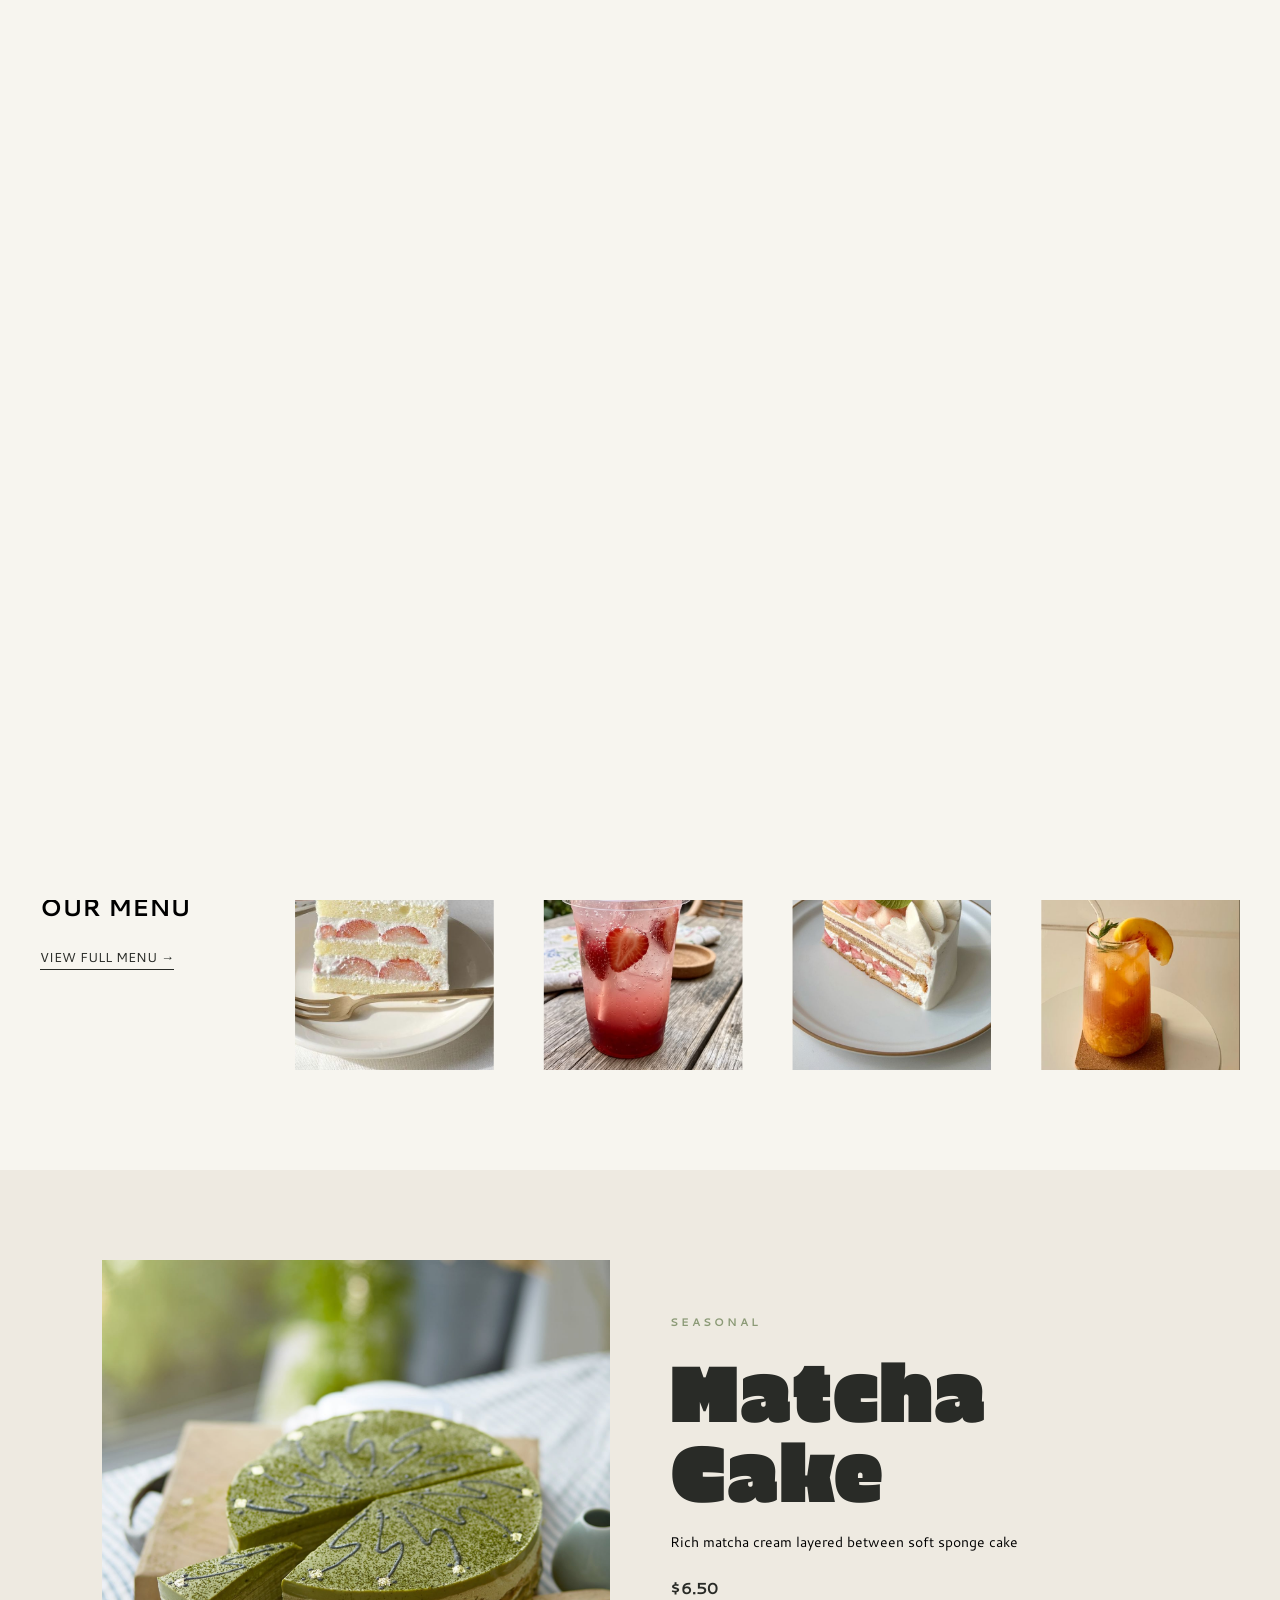
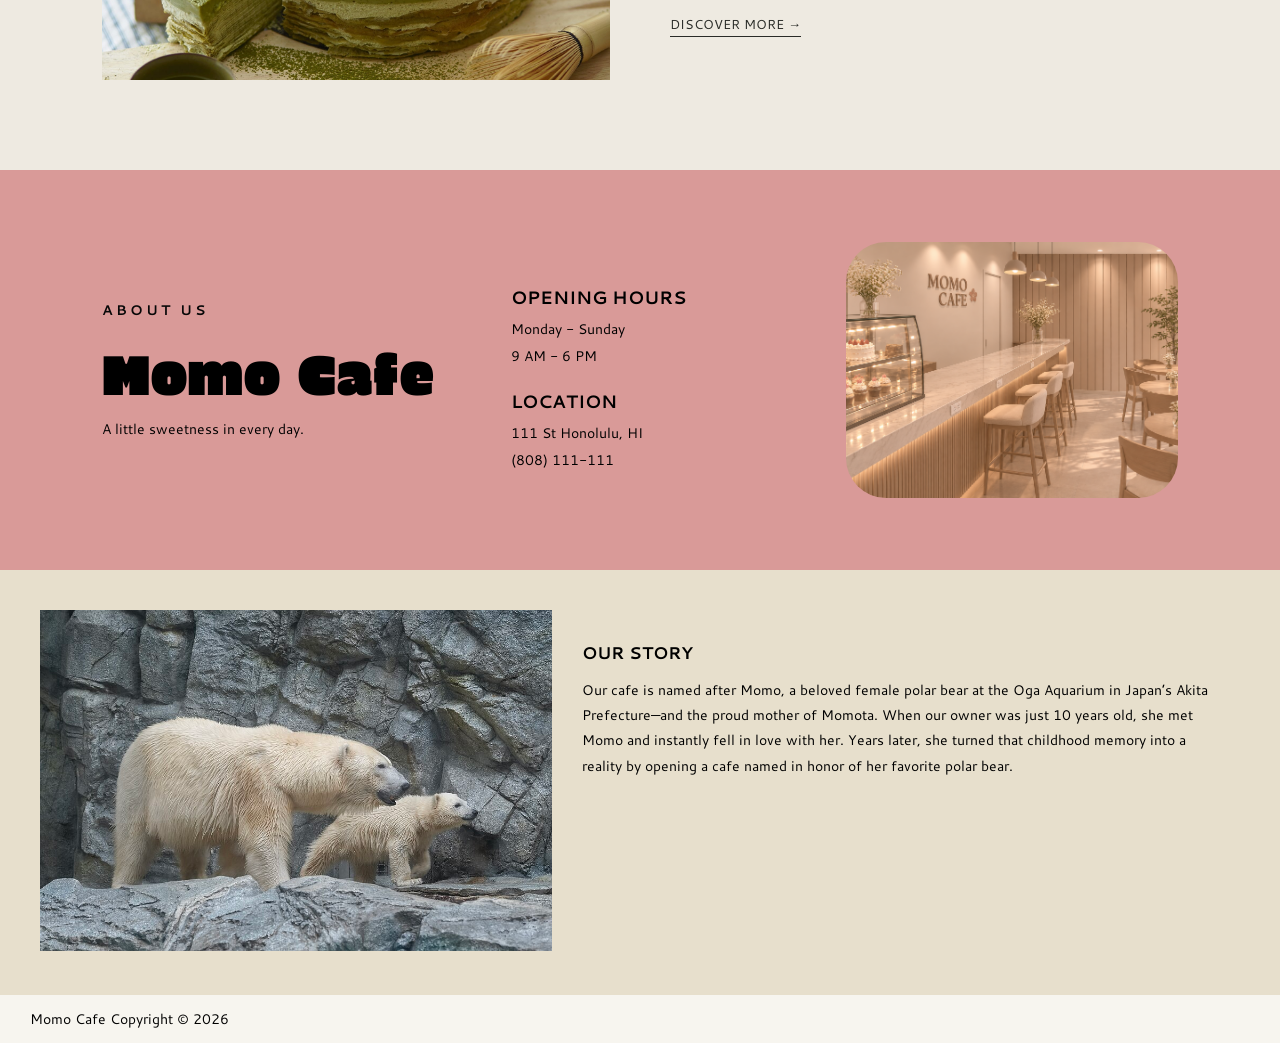
<file: index.html>
<!DOCTYPE html>
<html lang="en">
<head>
    <meta charset="UTF-8">
    <meta name="viewport" content="width=device-width, initial-scale=1.0">
    <title>MOMO CAFE</title>
    <link rel="stylesheet" href="style.css">
    <link rel="preconnect" href="https://fonts.googleapis.com">
    <link rel="preconnect" href="https://fonts.gstatic.com" crossorigin>

    <!-- add additional fonts here -->
    <link href="https://fonts.googleapis.com/css2?family=Basic&family=Cantarell:ital,wght@0,400;0,700;1,400;1,700&family=Erica+One&family=Redaction+10&display=swap" rel="stylesheet">
    <link href="https://fonts.googleapis.com/css2?family=Dongle&display=swap" rel="stylesheet">
<link href="https://fonts.googleapis.com/css2?family=Potta+One&display=swap" rel="stylesheet">
</head>
<body>
    <main>
        <div id="screen">
            <div id="zoom">
                <span class="letter">M</span><span class="letter" id="o">O<img id="circle" src="assets/cake_1.jpg" alt="image of cake"></span><span class="letter">MO</span>
            </div>
        </div>
        <!-- navigation -->
        <nav class="navbar">
            <div class="nav-links">
                <a href="index.html" class="menu">Home</a>
                <a href="#about" class="menu">About</a>
                <a href="menu.html" class="menu">Menu</a>
            </div>
            <a href="index.html" id="logo">MOMO</a>
        </nav>

        <!-- Fetures season special -->
        <section class="top" id="top">
            <div id="shape">
            </div>
            <img src="assets/cake_1(back_remove).png" alt="Stawberry Shortcake with transparent background" id="head_image">
            <div class="title">
                <h1>
                LEAD<br>
                THE<br>
                BREW</h1>
                <p>At Momo Cafe, we pair rich, thoughtfully<br> brewed coffees and teas with homemade<br> cakes baked fresh every morning.</p>
                <a href="menu.html" id="menu-link">EXPLORE OUR MENU →</a>
            </div>
            <img class="mascot" id="mascot_1" src="assets/bearMascot.png" alt="Polar Bear Mascot" height="200">
        </section>

        <!-- Menu -->
        <section class="Menu">
            <div class="text">
                <h2>OUR MENU</h2>
            <a href="menu.html" class="link">VIEW FULL MENU →</a>
            </div>
            <div id="cake_menu">
                <div class="cake">
                    <img src="assets/cake_1.jpg" alt="Stawberry Shortcake">
                </div>
                <div class="cake">
                    <img src="assets/drink_4.jpg" alt="Stawberry Soda Drink">
                </div>
                <div class="cake">
                    <img src="assets/cake_2.jpg" alt="Peach cake">
                </div>
                <div class="cake">
                    <img src="assets/drink_5.jpg" alt="Stawberry Soda Drink">
                </div>
            </div>
        </section>

        <!-- Seasonal -->
        <section class="seasonal">
            <div class="seasonal-image">
                <img src="assets/cake_4.jpg" alt="Matcha layer cake">
            </div>
            <div class="seasonal-info">
                <p class="label">SEASONAL</p>
                <h2>Matcha<br>Cake</h2>
                <p class="seasonal-description">
                    Rich matcha cream layered between soft sponge cake
                </p>
                <p class="seasonal-price">$6.50</p>
                <a href="menu.html" class="link">DISCOVER MORE →</a>
            </div>

        </section>

        <!-- Contact information -->
        <section class="about" id="about">
            <div class="about-intro">
                <p class="label">ABOUT US</p>
                <h3>Momo Cafe</h3>
                <p>A little sweetness in every day.</p>
            </div>
            <div class="about-info">
                <h3>OPENING HOURS</h3>
                <p>Monday - Sunday</p>
                <p>9 AM - 6 PM</p>
                <h3>LOCATION</h3>
                <p>111 St Honolulu, HI</p>
                <p>(808) 111-111</p>
            </div>
            <div class="about-image">
                <img src="assets/cafe.png" alt="cafe interior" class="base">
                <img src="assets/sketch_2.jpg" alt="cafe interior sketch" class="hover">
            </div>
        </section>
        <section class="story">
            <div>
                <img src="assets/momo.jpg" alt="Oga Aquariam Momo and her cub Momota">
            </div>
            <div class="text">
                <h3>OUR STORY</h3>
                <p>Our cafe is named after Momo, a beloved female polar bear at the Oga Aquarium in Japan’s Akita Prefecture—and the proud mother of Momota. When our owner was just 10 years old, she met Momo and instantly fell in love with her. Years later, she turned that childhood memory into a reality by opening a cafe named in honor of her favorite polar bear.</p>
            </div>
        </section>
    </main>
    <footer>
        <p><span>Momo Cafe</span> Copyright &copy; 2026</p>
    </footer>
    <a href="#top" class="backTop">▲</a>
</body>
</html>
</file>
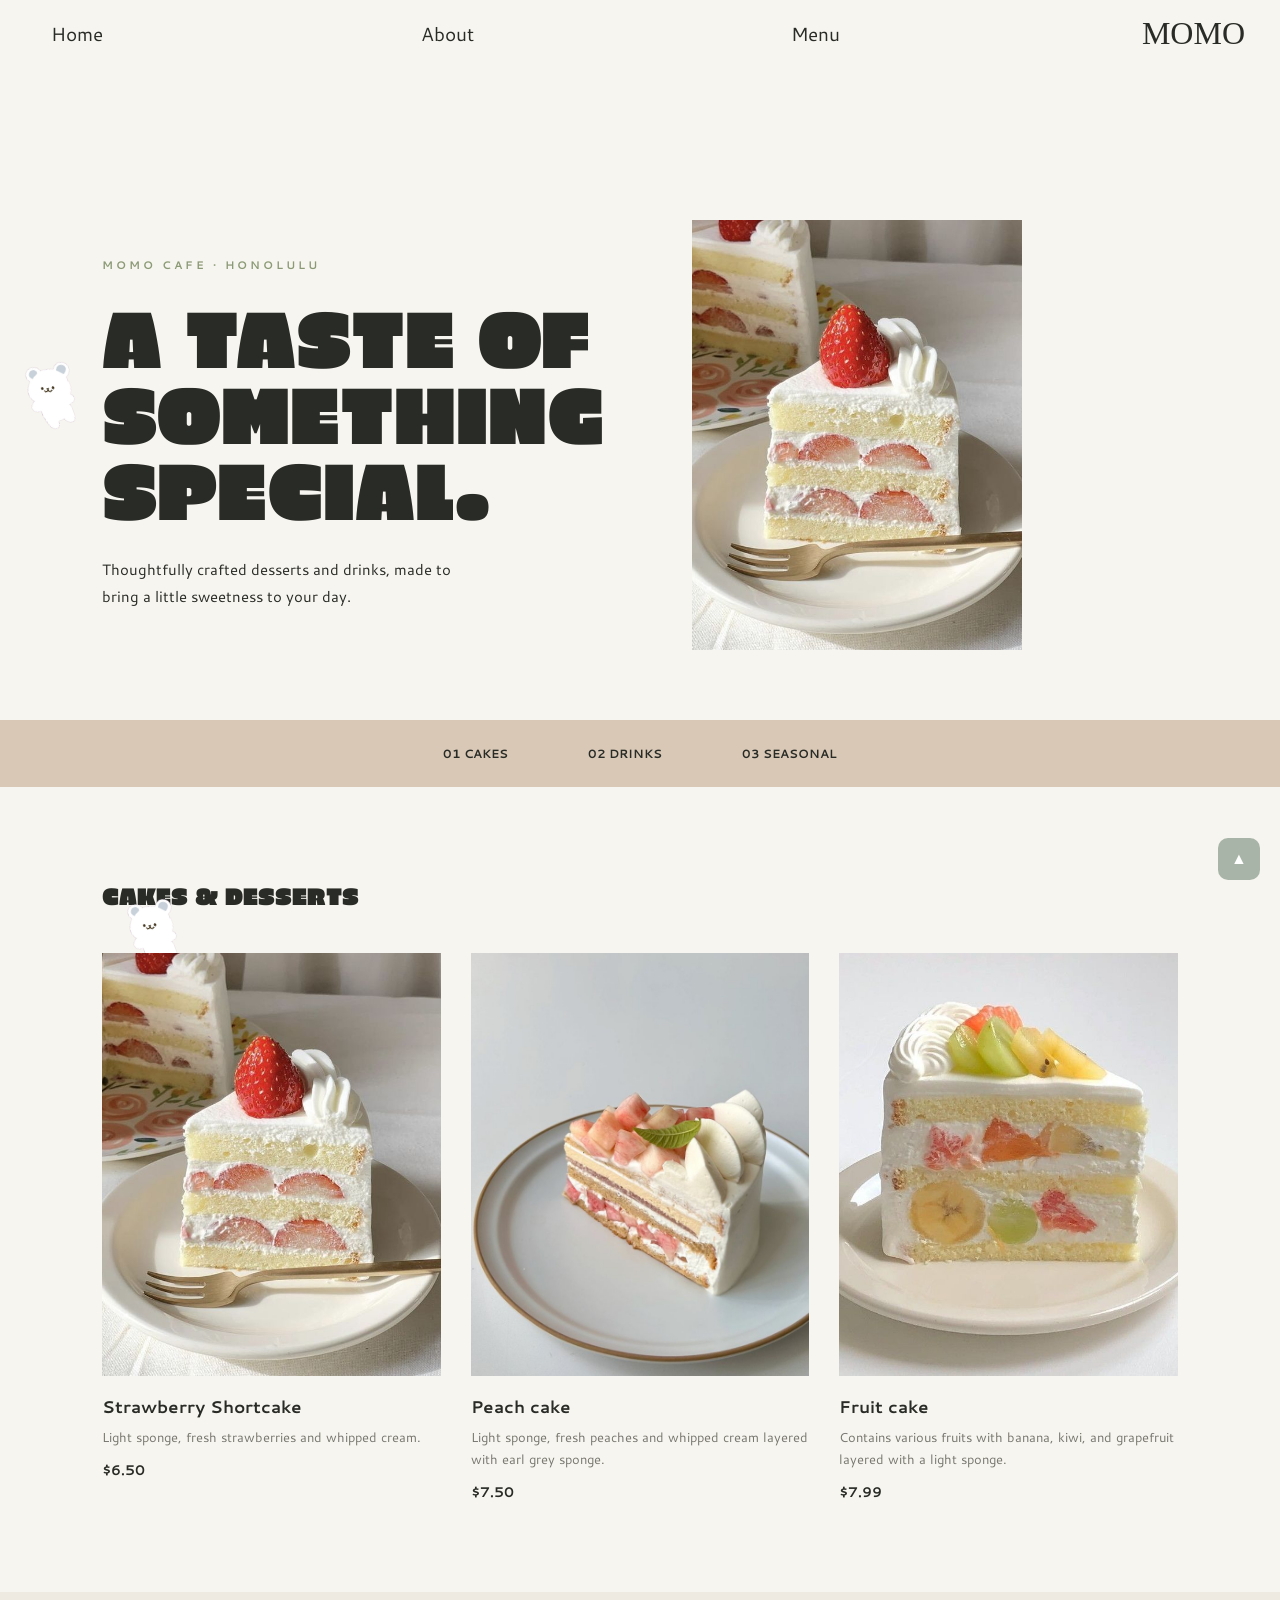
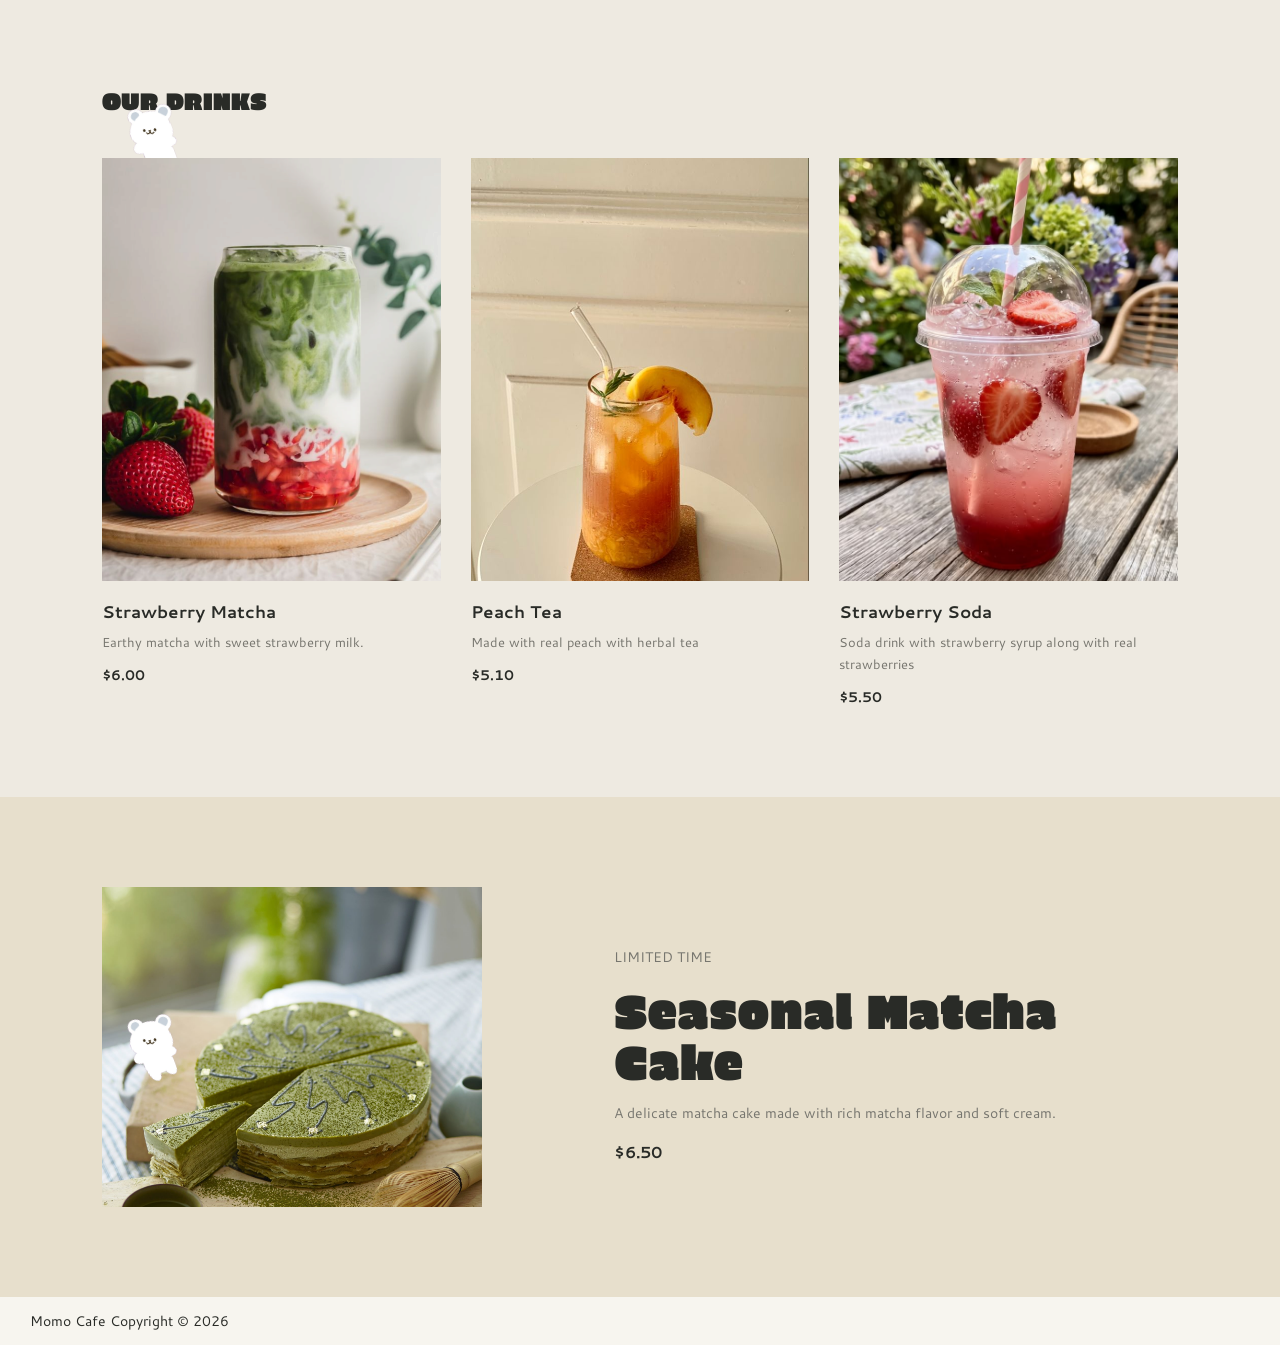
<file: menu.html>
<!DOCTYPE html>
<html lang="en">

<head>
    <meta charset="UTF-8">
    <meta name="viewport" content="width=device-width, initial-scale=1.0">
    <title>MOMO | Our Menu</title>
    <link rel="stylesheet" href="style.css">
    <link rel="preconnect" href="https://fonts.googleapis.com">
    <link rel="preconnect" href="https://fonts.gstatic.com" crossorigin>
    <link href="https://fonts.googleapis.com/css2?family=Basic&family=Erica+One&family=Redaction+10&family=Cantarell:wght@400;700&display=swap" rel="stylesheet">
</head>

<body class="menu-page">

    <!-- Navbar -->
    <nav class="navbar">
        <a href="index.html" class="menu">Home</a>
        <a href="index.html#about" class="menu">About</a>
        <a href="menu.html" class="menu">Menu</a>
        <a href="index.html" id="logo">MOMO</a>
    </nav>

    <main>
        <!-- Menu Introduction -->
        <section class="menu-intro" id="top">
            <img class="mascot" id="mascot_2" src="assets/bearMascot.png" alt="Polar Bear Mascot">
            <div class="intro-heading">
                <p class="sub">
                    MOMO CAFE · HONOLULU
                </p>
                <h1>A TASTE OF<br>
                    SOMETHING<br>
                    SPECIAL.</h1>
                <p class="intro-description">
                    Thoughtfully crafted desserts and drinks,
                    made to bring a little sweetness to your day.
                </p>
            </div>
            <div class="intro-image">
                <img src="assets/cake_1.jpg" alt="strawberry shortcake" class="base">
                <img src="assets/sketch_1.jpg" alt="Stawberry shortcake sketch" class="hover">
            </div>
        </section>

        <!-- Category Navigation -->
        <section class="menu-categories">
            <a href="#cakes">01 CAKES</a>
            <a href="#drinks">02 DRINKS</a>
            <a href="#seasonal">03 SEASONAL</a>
        </section>

        <!-- Cakes and Desserts -->
        <section class="menu-section" id="cakes">
            <img class="mascot" id="mascot_2" src="assets/bearMascot.png" alt="Polar Bear Mascot">
            <div class="section-heading">
                <div>
                    <h2>CAKES & DESSERTS</h2>
                </div>
            </div>

            <div class="product-grid">
                <!-- Strawberry Shortcake -->
                <div class="product-card">
                    <div class="product-image">
                        <img src="assets/cake_1.jpg" alt="Strawberry shortcake">
                    </div>
                    <div class="product-info">
                        <h3>Strawberry Shortcake</h3>
                        <p>
                            Light sponge, fresh strawberries
                            and whipped cream.
                        </p>
                        <span>$6.50</span>
                    </div>
                </div>
                <!-- Peach cake -->
                <div class="product-card">
                    <div class="product-image">
                        <img src="assets/cake_2.jpg" alt="Peach cake">
                    </div>
                    <div class="product-info">
                        <h3>Peach cake</h3>
                        <p>
                            Light sponge, fresh peaches
                            and whipped cream layered with earl grey sponge.
                        </p>
                        <span>$7.50</span>
                    </div>
                </div>
                <!-- Fruit cake -->
                <div class="product-card">
                    <div class="product-image">
                        <img src="assets/cake_3.jpg" alt="Fruit cake">
                    </div>
                    <div class="product-info">
                        <h3>Fruit cake</h3>
                        <p>
                            Contains various fruits with
                            banana, kiwi, and grapefruit
                            layered with a light sponge.
                        </p>
                        <span>$7.99</span>
                    </div>
                </div>
            </div>
        </section>

        <!-- Drinks -->
        <section class="menu-section drinks-section" id="drinks">
            <img class="mascot" id="mascot_2" src="assets/bearMascot.png" alt="Polar Bear Mascot">
            <div class="section-heading">
                <div>
                    <h2>OUR DRINKS</h2>
                </div>
            </div>

            <div class="product-grid">
                <!-- Strawberry Matcha -->
                <div class="product-card">
                    <div class="product-image">
                        <img src="assets/drink_2.png" alt="Strawberry matcha"></div>
                    <div class="product-info">
                        <h3>Strawberry Matcha</h3>
                        <p>
                            Earthy matcha with sweet strawberry milk.
                        </p>
                        <span>$6.00</span>
                    </div>
                </div>
                <div class="product-card">
                    <div class="product-image">
                        <img src="assets/drink_5.jpg" alt="Peach tea"></div>
                    <div class="product-info">
                        <h3>Peach Tea</h3>
                        <p>
                            Made with real peach with herbal tea
                        </p>
                        <span>$5.10</span>
                    </div>
                </div>
                <div class="product-card">
                    <div class="product-image">
                        <img src="assets/drink_4.jpg" alt="Strawberry Soda"></div>
                    <div class="product-info">
                        <h3>Strawberry Soda</h3>
                        <p>
                            Soda drink with strawberry syrup along with real strawberries
                        </p>
                        <span>$5.50</span>
                    </div>
                </div>
            </div>
        </section>

        <!-- Seasonal Special -->
        <section class="season-featured" id="seasonal">
            <img class="mascot" id="mascot_2" src="assets/bearMascot.png" alt="Polar Bear Mascot">
            <div class="seasonal-img">
                <img src="assets/cake_4.jpg" alt="Matcha layered cake">
            </div>
            <div class="season-featured-info">
                <p>LIMITED TIME</p>
                <h3>Seasonal Matcha Cake</h3>
                <p>A delicate matcha cake made with rich matcha flavor and soft cream.</p>
                <span>$6.50</span>
            </div>
        </section>
        <a href="#top" class="backTop">▲</a>
    </main>
    <footer>
        <p><span>Momo Cafe</span> Copyright &copy; 2026</p>
    </footer>
</body>
</html>
</file>
<file: style.css>
body {
    margin: 0;
    padding: 0;
    background-color: #F7F5EF;
    padding-top: 70px;
}


/* animation screen */
#screen {
    position: fixed;
    top:0;
    left: 0;
    display: flex;
    align-items: center;
    justify-content: center;
    width: 100vw;
    height: 100vh;
    background-color: #F7F5EF;
    box-sizing: border-box;
    z-index: 100;
    overflow: hidden;
}

#zoom{
    display: flex;
    align-items: center;
    position: relative;
    transform-origin: 34% 50%;
    animation: zoomO 3s cubic-bezier(0.77, 0, 0.175, 1) forwards;
    animation-delay: 0.7s
}

.letter{
    color: #292B27;
    font-size: 20vh;
    font-family: "Potta One", system-ui;
    font-weight: 400;
    line-height: 1;
}

#o {
    position: relative;
    display:inline-block;
}

#circle {
    position:absolute;
    top: 15%;
    left:20%;
    width: 70%;
    height: 55%;
    object-fit: cover;
    clip-path: circle(40%);
    z-index: -1;
}

@keyframes zoomO{
    0%{
        opacity: 1;
        transform: scale(1);
    }
    100% {
        transform: scale(15);
        opacity: 0;
        visibility: hidden;
    }
}

/* Navigation bar */
.navbar {
    background-color: #F7F5EF;
    width: 100%;
    box-sizing: border-box;
    font-family: "Cantarell", sans-serif;
    font-size: 1.2rem;
    position: fixed;
    top: 0;
    left: 0;
    padding: 15px 35px;
    z-index: 10;

    display: flex;
    justify-content: space-between;
    align-items: center;
}

.nav-links {
    display: flex;
    gap:25px
}

#logo {
    transform: none;
    font-family: "Redaction 10", serif;
    font-size: 2rem;
    text-decoration: none;
    color: #292B27;
}

.menu {
    color: #292B27;
    text-decoration: none;
    margin-left: 1rem;
}

.menu:hover {
    color: #8B9A76;
}

/* Hero section */
.top {
    position: relative;
    background-color: #8B9A76;
    min-height: 600px;
    overflow: hidden;
}

/* Pink diagonal shape */
#shape {
    position: absolute;
    top: 0;
    bottom: 0;
    right: 0;
    width: 64%;
    height: auto;
    background-color: #D99A98;
    clip-path: polygon(39% 0, 100% 0, 100% 100%, 0 100%);
    z-index: 0;
}

@keyframes getbigger {
    0% {
        transform: translateY(-100px) scale(0.5);
        opacity: 0;
    }

    70% {
        opacity: 1;
        transform: scale(1.1);
    }

    100% {
        transform: scale(1);
    }
}

#head_image{
    width: min(65vw, 850px);
    max-width: 100%;
    height: auto;
    position: absolute;
    top: -120px;
    right: 20px;
    animation-name: getbigger;
    animation-duration: 3s;
    animation-fill-mode: forwards;
}

/* Main heading */
.title {
    position: relative;
    z-index: 10;
    margin: 0;
    padding-left: 4rem;
    padding-top: 100px;
}

.title h1 {
    font-family: "Erica One", sans-serif;
    line-height: 0.75;
    color: #F7F5EF;
    font-weight: 400;
    font-style: normal;
    font-size: 9rem;
    margin: 0;
}
p {
    font-family: "Cantarell", sans-serif;
    font-size: 14px;
}

.title p {
    margin-left: 20px;
    color: #F7F5EF;
}

#menu-link {
    display: flex;
    width: fit-content;
    margin-top: 10px;
    font-size: 12px;
    font-family: "Cantarell", sans-serif;
    font-weight: 700;
    color: #F7F5EF;
    background-color: transparent;
    border: 2px solid #F7F5EF;
    padding: 10px 20px;
    border-radius: 30px;
    text-decoration: none;
}

#menu-link:hover {
    background-color: #F7F5EF;
    color: #292B27;
}

/* Menu section */
.Menu {
    background-color: #F7F5EF;
    min-height: 500px;
    padding: 60px 40px;
    box-sizing: border-box;
    display: flex;
    gap: 40px;
    align-items: center;
}

.Menu .text {
    font-family: "Cantarell", sans-serif;
    position: static;
    flex: 0 0 180px;
    margin: 0;
}

#cake_menu {
    display: grid;
    grid-template-columns: repeat(4, minmax(0, 1fr));
    gap: 15px;
    flex: 1;
}

.cake {
    width: 100%;
    height: 300px;
    min-width: 0;
    overflow: hidden;
    clip-path: inset(0% 0% 0% 15% round 0% 20% 0% 0%);
}

.cake img {
    width: 100%;
    height: 100%;
    object-fit: cover;
}

.link {
    display: inline-block;
    margin-top: 0;
    font-size: 13px;
    font-family: "Cantarell", sans-serif;
    color: #292B27;
    text-decoration: none;
    border-bottom: 1px solid #292B27;
    padding-bottom: 3px;
}

.link:hover {
    color: #8B9A76;
    border-color: #8B9A76;
}

/* SEASONAL */
.seasonal {
    display: grid;
    grid-template-columns: 1fr 1fr;
    align-items: center;
    gap: 60px;
    padding: 90px 8%;
    background-color: #EEEAE1;
    box-sizing: border-box;
}

.seasonal-image {
    width: 100%;
    height: 420px;
    overflow: hidden;
}

.seasonal-image img {
    width: 100%;
    height: 100%;
    object-fit: cover;
    display: block;
    transition: transform 0.5s ease;
}

.seasonal-image:hover img {
    transform: scale(1.05);
}

.seasonal-info {
    max-width: 420px;
}

.label {
    font-family: "Cantarell", sans-serif;
    font-size: 11px;
    font-weight: 700;
    letter-spacing: 3px;
    color: #8B9A76;
    margin-bottom: 20px;
}

.seasonal-info h2 {
    font-family: "Erica One", sans-serif;
    font-size: 5rem;
    line-height: 1;
    font-weight: 400;
    color: #292B27;
    margin: 20px 0;
}

.seasonal-description {
    font-family: "Cantarell", sans-serif;
    font-size: 14px;
    line-height: 1.8;
    max-width: 350px;
}

.seasonal-info .seasonal-price {
    font-family: "Cantarell", sans-serif;
    font-size: 16px;
    font-weight: 700;
    color: #292B27;
    margin-top: 20px;
}

/* About section */
.about {
    font-family: "Cantarell", sans-serif;
    background-color: #D99A98;
    min-height: 400px;
    padding: 70px 8%;
    align-items: center;
    box-sizing: border-box;
    display: grid;
    grid-template-columns: 1fr 0.8fr 0.9fr;
    gap: 40px;
}

.about-intro h3 {
    font-family: "Erica One", sans-serif;
    font-size: 3.5rem;
    line-height: 1.05;
    margin: 15px 0;
    font-weight: 400;
}

.about-intro p {
    font-family: "Cantarell", sans-serif;
    font-size: 14px;
    line-height: 1.8;
}

.about-intro .label{
    color:#080808;
}

.about-info {
    font-family: "Cantarell", sans-serif;
}

.about-info h3 {
    font-size: 18px;
    font-weight: 700;
    margin: 20px 0 8px;
}

.about-info p {
    font-size: 14px;
    margin: 5px 0;
    line-height: 1.6;
}

.about-image{
    width: 100%;
    margin: auto;
    position: relative;
    display: inline-block;
    border-radius: 40px;    
    overflow: hidden; 
}

.about-image img {
    position: absolute;
    top: 0;
    left: 0;
    width: 100%;
    height: 100%;
    object-fit: cover;
    display: block;
}

.about-image .base {
    position: relative;
    height: auto;
}

.about-image .hover {
    opacity: 0;
}

.about-image:hover .hover {
    animation: fadeIn 0.5s ease-in-out forwards; 
}

/* OUR STORY */

.story {
    background-color: #e7dfcc;
    padding: 40px;
    display: flex;
}

.story .text{
    padding: 30px;
}

.story h3{
    font-family: "Cantarell", sans-serif;
    font-size: 17px;
    font-weight: 700;
    margin: 0 0 8px;
}

.story p{
    font-family: "Cantarell", sans-serif;
    font-size: 14px;
    line-height: 1.8;
}

.story img{
    width: 40vw;
}





/* MENU */
.menu-page {
    background-color: #F7F5EF;
    color: #292B27;
}

/* MENU INTRODUCTION */
.menu-intro {
    min-height: 620px;
    padding: 150px 8% 70px;
    box-sizing: border-box;

    display: grid;
    grid-template-columns: 1fr 0.9fr;
    align-items: center;
    gap: 50px;

    position: relative;
    background-color: #F7F5EF;
}

.sub {
    font-family: "Cantarell", sans-serif;
    font-size: 11px;
    letter-spacing: 3px;
    font-weight: 700;
    color: #8B9A76;
    margin-bottom: 25px;
}

.intro-heading h1 {
    font-family: "Erica One", sans-serif;
    font-size: 5rem;
    line-height: 0.95;
    font-weight: 400;
    margin: 0;
    color: #292B27;
}

.intro-description {
    font-family: "Cantarell", sans-serif;
    font-size: 15px;
    line-height: 1.8;
    max-width: 350px;
    margin-top: 30px;
}

.intro-image {
    width: 330px; 
    height: 430px;
    display: inline-block;
    position: relative;
}

.intro-image img {
    position: absolute;
    top: 0;
    left: 0;
    width: 100%;
    height: 100%;
    object-fit: cover;
    display: block;
}

.intro-image .hover {
    opacity: 0;
}

.intro-image:hover .hover {
    animation: fadeIn 0.5s ease-in-out forwards; 
}

@keyframes fadeIn {
    from {
        opacity: 0;
    }
    to {
        opacity: 1;
    }
}

/* CATEGORY NAV */
.menu-categories {
    background-color: #D8C8B5;
    display: flex;
    justify-content: center;
    gap: 80px;
    padding: 25px;
}

.menu-categories a {
    font-family: "Cantarell", sans-serif;
    font-size: 12px;
    font-weight: 700;
    color: #292B27;
    text-decoration: none;
    transition: color 0.3s ease;
}

.menu-categories a:hover {
    color: #8B9A76;
}

/* PRODUCT SECTIONS*/
.menu-section {
    padding: 90px 8%;
    background-color: #F7F5EF;
    scroll-margin-top: 75px;
}

.section-heading {
    display: flex;
    justify-content: space-between;
    align-items: end;
    margin-bottom: 40px;
}

.section-heading h2 {
    font-family: "Erica One", sans-serif;
    font-weight: 400;
    margin: 0;
}

.section-number {
    font-family: "Cantarell", sans-serif;
    font-size: 12px;
    letter-spacing: 2px;
}

/* PRODUCT*/
.product-grid {
    display: grid;
    grid-template-columns: repeat(3, minmax(0, 1fr));
    gap: 30px;
}

.product-card {
    min-width: 0;
    position: relative;
}

.product-image {
    width: 100%;
    aspect-ratio: 4 / 5;
    overflow: hidden;
    background-color: #E8E1D6;
    z-index: 1;
}

.product-image img {
    width: 100%;
    height: 100%;
    object-fit: cover;
    display: block;
    transition: transform 0.5s ease;
}

.product-card:hover .product-image img {
    transform: scale(1.05);
}

.product-info {
    padding-top: 18px;
}

.product-info h3 {
    font-family: "Cantarell", sans-serif;
    font-size: 17px;
    font-weight: 700;
    margin: 0 0 8px;
}

.product-info p {
    font-family: "Cantarell", sans-serif;
    font-size: 13px;
    line-height: 1.7;
    color: #77766F;
    margin: 0 0 12px;
}

.product-info span {
    font-family: "Cantarell", sans-serif;
    font-size: 14px;
    font-weight: 700;
}


/*DRINKS*/

.drinks-section {
    background-color: #EEEAE1;
}


/* SEASONAL */
.season-featured {
    display: grid;
    grid-template-columns: 0.8fr 1fr;
    align-items: center;
    gap: 60px;
    padding: 90px 8%;
    background-color: #e7dfcc;
}

.seasonal-img {
    width: 100%;
    max-width: 380px;
    height: 320px;
    overflow: hidden;
}

.seasonal-img img {
    width: 100%;
    height: 100%;
    object-fit: cover;
    display: block;
}

.season-featured-info h3 {
    font-family: "Erica One", sans-serif;
    font-size: 3rem;
    line-height: 1.05;
    margin: 15px 0;
    font-weight: 400;
}

.season-featured-info p {
    font-family: "Cantarell", sans-serif;
    font-size: 14px;
    line-height: 1.8;
    color: #77766F;
}

.season-featured-info span {
    font-family: "Cantarell", sans-serif;
    font-weight: 700;
    font-size: 16px;
}

/* Mascot */
.mascot {
    border-radius: 10px;
    padding: 16px;
}

#mascot_1 {
    position: absolute;
    bottom: 20px;
    right: 20px;
    z-index: 10;
}

#mascot_2 {
    width: 70px;
    height: auto;
    position: absolute;
    transform: rotate(-20deg);
    z-index: 0;
}

/* Back to top button */
.backTop {
    display: flex;
    justify-content: center;
    align-items: center;

    width: 10px;
    height: 10px;

    border-radius: 10px;
    position: fixed;
    bottom: 20px;
    right: 20px;
    padding: 16px;

    background: #657d6b89;
    color: white;
    text-decoration: none;
    transition: background-color 0.3s ease;
}

.backTop:hover {
    background: #6a6d67c1;
}

/* FOOTER */
footer{
    padding-left: 30px;
}

footer p{
    font-family: "Cantarell", sans-serif;
}
</file>
